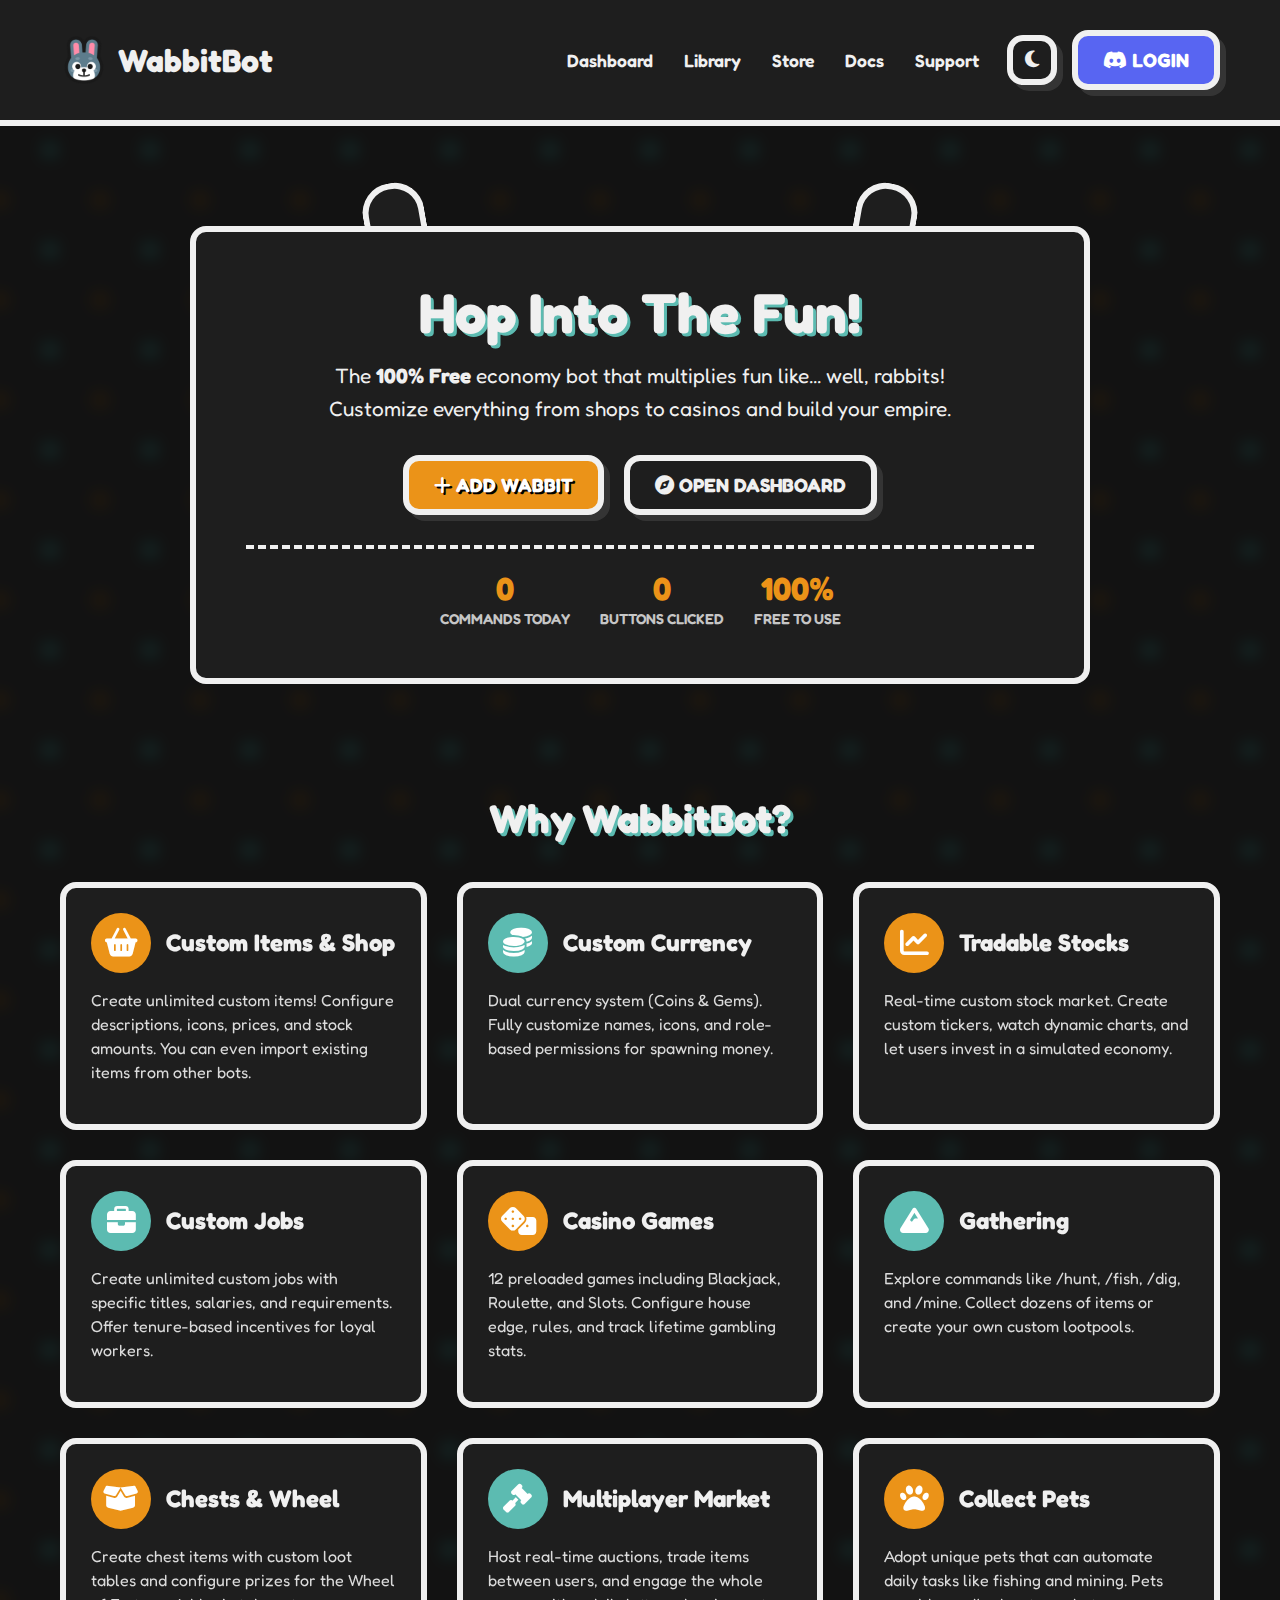
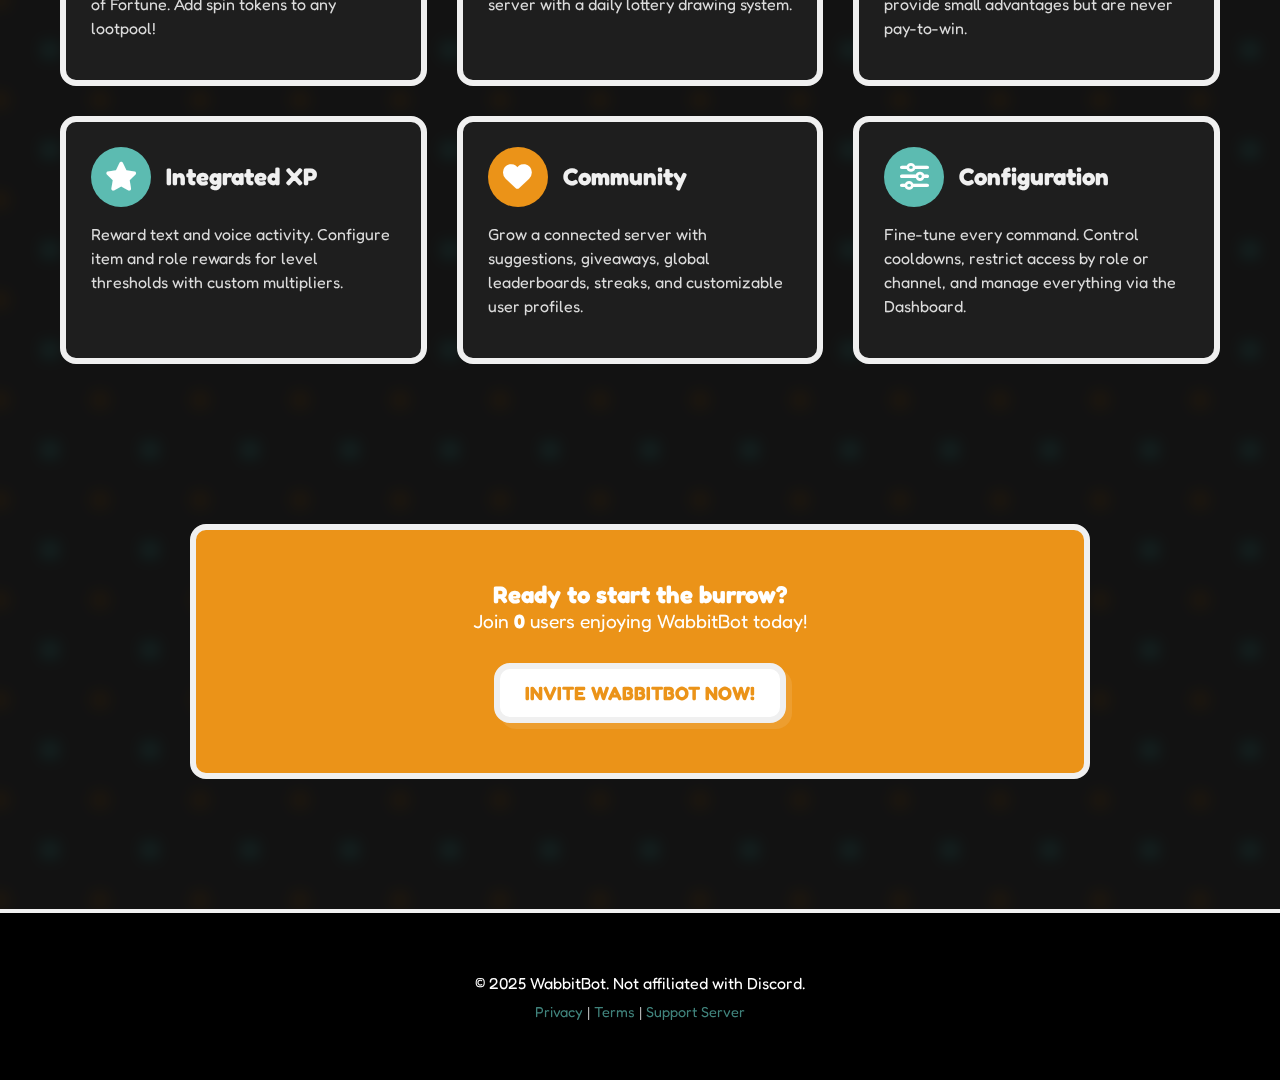
<file: index.html>
<!DOCTYPE html>
<html lang="en" data-theme="dark">

<head>
    <meta charset="UTF-8">
    <meta name="viewport" content="width=device-width, initial-scale=1.0">
    <title>WabbitBot | Best Free Discord Economy Bot</title>
    <meta name="description"
        content="WabbitBot is the best free Discord economy bot featuring fully customizable currency systems, shops, items, XP leveling, pets, casinos, crafting, stocks, jobs, and more.">

    <link rel="stylesheet" href="./styles.css">
    <link href="https://fonts.googleapis.com/css2?family=Fredoka:wght@400;500;600;700&display=swap" rel="stylesheet">
    <link rel="stylesheet" href="https://cdnjs.cloudflare.com/ajax/libs/font-awesome/6.4.0/css/all.min.css">
</head>

<body>
    <nav>
        <div class="container nav-content">

            <div class="logo-container">
                <img class="logo" id="nav-logo" src="./assets/img/wabbit-solid.png" alt="wabbit"> WabbitBot
            </div>

            <button class="mobile-toggle" onclick="toggleMenu()">
                <i class="fa-solid fa-bars"></i>
            </button>

            <div class="nav-menu-wrapper" id="navMenu">
                <div class="nav-links">
                    <a href="#" onclick="toggleMenu()">Dashboard</a>
                    <a href="#" onclick="toggleMenu()">Library</a>
                    <a href="#" onclick="toggleMenu()">Store</a>
                    <a href="#" onclick="toggleMenu()">Docs</a>
                    <a href="#" onclick="toggleMenu()">Support</a>
                </div>

                <button class="btn theme-toggle-btn" id="themeToggle" onclick="toggleTheme()"
                    aria-label="Toggle Dark Mode">
                    <i class="fa-solid fa-moon"></i>
                </button>

                <a href="https://discord.com/oauth2/authorize?client_id=1348370129804591115&permissions=1376805841926&integration_type=0&scope=bot"
                    target="_blank" class="btn btn-discord">
                    <i class="fa-brands fa-discord"></i> Login
                </a>
            </div>

        </div>
    </nav>

    <header class="hero">
        <div class="container">
            <div class="hero-box">
                <h1>Hop Into The Fun!</h1>
                <p class="subtitle">
                    The <strong>100% Free</strong> economy bot that multiplies fun like... well, rabbits!
                    Customize everything from shops to casinos and build your empire.
                </p>

                <div class="hero-buttons">
                    <a href="https://discord.com/oauth2/authorize?client_id=1348370129804591115&permissions=1376805841926&integration_type=0&scope=bot"
                        target="_blank" class="btn btn-primary">
                        <i class="fa-solid fa-plus"></i> Add Wabbit
                    </a>
                    <a href="#" class="btn">
                        <i class="fa-solid fa-compass"></i> Open Dashboard
                    </a>
                </div>

                <div class="stats-container">
                    <div class="stat-item">
                        <span class="stat-number">0</span>
                        <span class="stat-label">Commands Today</span>
                    </div>
                    <div class="stat-item">
                        <span class="stat-number">0</span>
                        <span class="stat-label">Buttons Clicked</span>
                    </div>
                    <div class="stat-item">
                        <span class="stat-number">100%</span>
                        <span class="stat-label">Free to Use</span>
                    </div>
                </div>
            </div>
        </div>
    </header>

    <section id="features" class="features">
        <div class="container">
            <h2 class="section-title">Why WabbitBot?</h2>
            <div class="grid">

                <div class="card">
                    <div class="card-header">
                        <div class="card-icon"><i class="fa-solid fa-basket-shopping"></i></div>
                        <h3>Custom Items & Shop</h3>
                    </div>
                    <p>Create unlimited custom items! Configure descriptions, icons, prices, and stock amounts. You can
                        even import existing items from other bots.</p>
                </div>

                <div class="card">
                    <div class="card-header">
                        <div class="card-icon"><i class="fa-solid fa-coins"></i></div>
                        <h3>Custom Currency</h3>
                    </div>
                    <p>Dual currency system (Coins & Gems). Fully customize names, icons, and role-based permissions for
                        spawning money.</p>
                </div>

                <div class="card">
                    <div class="card-header">
                        <div class="card-icon"><i class="fa-solid fa-chart-line"></i></div>
                        <h3>Tradable Stocks</h3>
                    </div>
                    <p>Real-time custom stock market. Create custom tickers, watch dynamic charts, and let users invest
                        in a simulated economy.</p>
                </div>

                <div class="card">
                    <div class="card-header">
                        <div class="card-icon"><i class="fa-solid fa-briefcase"></i></div>
                        <h3>Custom Jobs</h3>
                    </div>
                    <p>Create unlimited custom jobs with specific titles, salaries, and requirements. Offer tenure-based
                        incentives for loyal workers.</p>
                </div>

                <div class="card">
                    <div class="card-header">
                        <div class="card-icon"><i class="fa-solid fa-dice"></i></div>
                        <h3>Casino Games</h3>
                    </div>
                    <p>12 preloaded games including Blackjack, Roulette, and Slots. Configure house edge, rules, and
                        track lifetime gambling stats.</p>
                </div>

                <div class="card">
                    <div class="card-header">
                        <div class="card-icon"><i class="fa-solid fa-mountain"></i></div>
                        <h3>Gathering</h3>
                    </div>
                    <p>Explore commands like /hunt, /fish, /dig, and /mine. Collect dozens of items or create your own
                        custom lootpools.</p>
                </div>

                <div class="card">
                    <div class="card-header">
                        <div class="card-icon"><i class="fa-solid fa-box-open"></i></div>
                        <h3>Chests & Wheel</h3>
                    </div>
                    <p>Create chest items with custom loot tables and configure prizes for the Wheel of Fortune. Add
                        spin tokens to any lootpool!</p>
                </div>

                <div class="card">
                    <div class="card-header">
                        <div class="card-icon"><i class="fa-solid fa-gavel"></i></div>
                        <h3>Multiplayer Market</h3>
                    </div>
                    <p>Host real-time auctions, trade items between users, and engage the whole server with a daily
                        lottery drawing system.</p>
                </div>

                <div class="card">
                    <div class="card-header">
                        <div class="card-icon"><i class="fa-solid fa-paw"></i></div>
                        <h3>Collect Pets</h3>
                    </div>
                    <p>Adopt unique pets that can automate daily tasks like fishing and mining. Pets provide small
                        advantages but are never pay-to-win.</p>
                </div>

                <div class="card">
                    <div class="card-header">
                        <div class="card-icon"><i class="fa-solid fa-star"></i></div>
                        <h3>Integrated XP</h3>
                    </div>
                    <p>Reward text and voice activity. Configure item and role rewards for level thresholds with custom
                        multipliers.</p>
                </div>

                <div class="card">
                    <div class="card-header">
                        <div class="card-icon"><i class="fa-solid fa-heart"></i></div>
                        <h3>Community</h3>
                    </div>
                    <p>Grow a connected server with suggestions, giveaways, global leaderboards, streaks, and
                        customizable user profiles.</p>
                </div>

                <div class="card">
                    <div class="card-header">
                        <div class="card-icon"><i class="fa-solid fa-sliders"></i></div>
                        <h3>Configuration</h3>
                    </div>
                    <p>Fine-tune every command. Control cooldowns, restrict access by role or channel, and manage
                        everything via the Dashboard.</p>
                </div>

            </div>
        </div>
    </section>

    <section class="cta-section">
        <div class="container">
            <div class="cta-banner">
                <h2>Ready to start the burrow?</h2>
                <p style="margin-bottom: 30px; font-size: 1.2rem;">Join <strong>0</strong> users enjoying WabbitBot today!</p>
                <a href="https://discord.com/oauth2/authorize?client_id=1348370129804591115&permissions=1376805841926&integration_type=0&scope=bot"
                    target="_blank" class="btn"
                    style="color: var(--carrot-orange); border-color: var(--border-color); background: white;">
                    Invite WabbitBot Now!
                </a>
            </div>
        </div>
    </section>

    <footer>
        <div class="container">
            <p>&copy; 2025 WabbitBot. Not affiliated with Discord.</p>
            <p style="margin-top: 10px; opacity: 0.7; font-size: 0.9rem;">
                <a href="./privacy-policy/">Privacy</a> | <a href="./tos/">Terms</a> | <a href="./404/">Support Server</a>
            </p>
        </div>
    </footer>

    <script>
        function toggleMenu() {
            const menu = document.getElementById('navMenu');
            menu.classList.toggle('active');
        }

        const toggleBtn = document.getElementById('themeToggle');
        const icon = toggleBtn.querySelector('i');
        const navLogo = document.getElementById('nav-logo');
        const html = document.documentElement;

        const currentTheme = localStorage.getItem('theme');
        if (currentTheme) {
            html.setAttribute('data-theme', currentTheme);
            updateIcon(currentTheme);
        }

        function toggleTheme() {
            const current = html.getAttribute('data-theme');
            const target = current === 'dark' ? 'light' : 'dark';

            html.setAttribute('data-theme', target);
            localStorage.setItem('theme', target);
            updateIcon(target);
        }

        function updateIcon(theme) {
            if (theme === 'dark') {
                icon.classList.remove('fa-moon');
                icon.classList.add('fa-sun');
                navLogo.src = './assets/img/wabbit-solid-white.png';

            } else {
                icon.classList.remove('fa-sun');
                icon.classList.add('fa-moon');
                navLogo.src = './assets/img/wabbit-solid.png';
            }
        }
    </script>

</body>

</html>
</file>
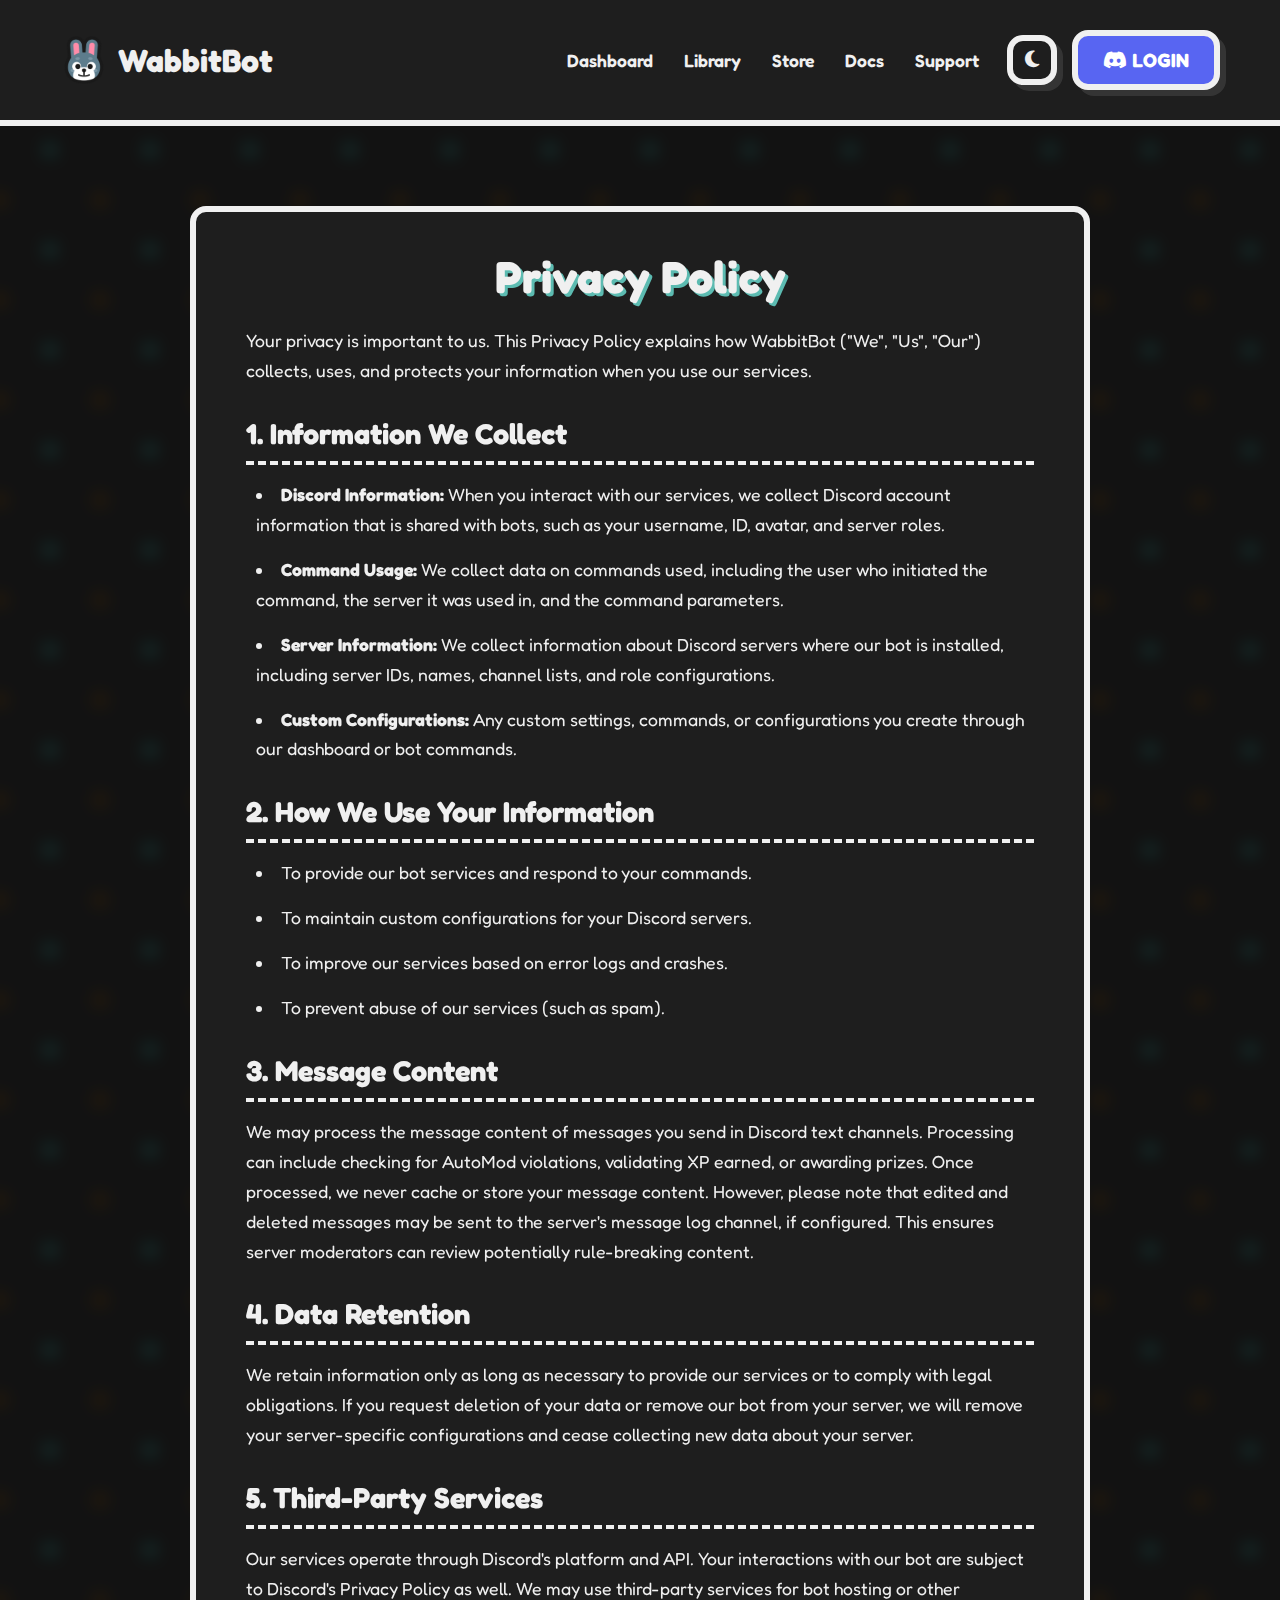
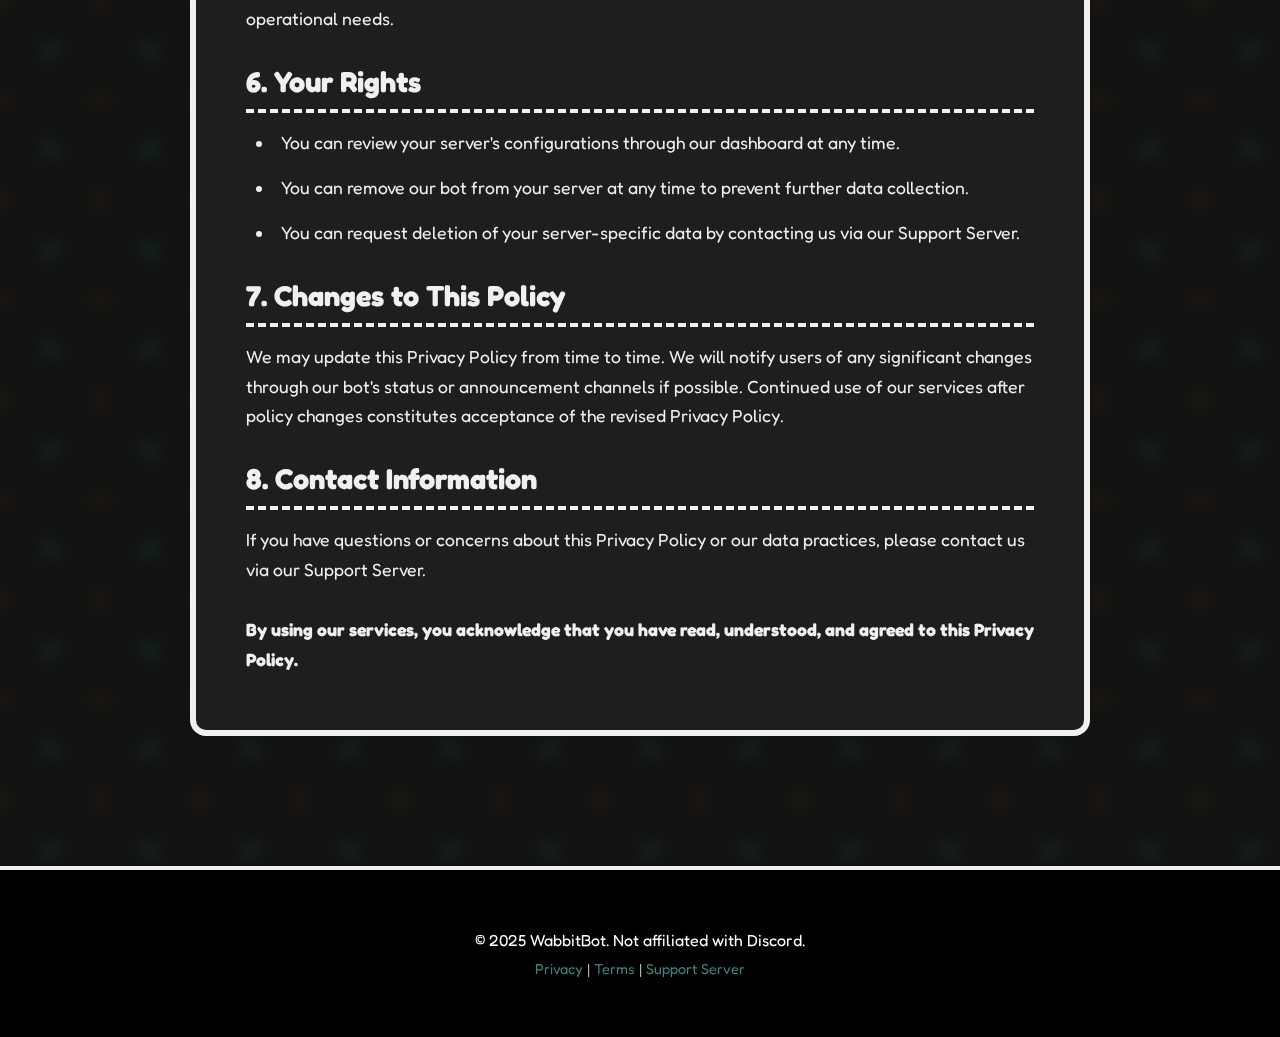
<file: privacy-policy/index.html>
<!DOCTYPE html>
<html lang="en" data-theme="dark">

<head>
    <meta charset="UTF-8">
    <meta name="viewport" content="width=device-width, initial-scale=1.0">
    <title>WabbitBot | Privacy Policy</title>
    <meta name="description"
        content="Privacy Policy for WabbitBot, the best free Discord economy bot.">

    <link rel="stylesheet" href="./styles.css">
    <link href="https://fonts.googleapis.com/css2?family=Fredoka:wght@400;500;600;700&display=swap" rel="stylesheet">
    <link rel="stylesheet" href="https://cdnjs.cloudflare.com/ajax/libs/font-awesome/6.4.0/css/all.min.css">
</head>

<body>
    <nav>
        <div class="container nav-content">

            <div class="logo-container">
                <img class="logo" id="nav-logo" src="../assets/img/wabbit-solid.png" alt="wabbit"> WabbitBot
            </div>

            <button class="mobile-toggle" onclick="toggleMenu()">
                <i class="fa-solid fa-bars"></i>
            </button>

            <div class="nav-menu-wrapper" id="navMenu">
                <div class="nav-links">
                    <a href="#" onclick="toggleMenu()">Dashboard</a>
                    <a href="#" onclick="toggleMenu()">Library</a>
                    <a href="#" onclick="toggleMenu()">Store</a>
                    <a href="#" onclick="toggleMenu()">Docs</a>
                    <a href="#" onclick="toggleMenu()">Support</a>
                </div>

                <button class="btn theme-toggle-btn" id="themeToggle" onclick="toggleTheme()"
                    aria-label="Toggle Dark Mode">
                    <i class="fa-solid fa-moon"></i>
                </button>

                <a href="https://discord.com/oauth2/authorize?client_id=1348370129804591115&permissions=1376805841926&integration_type=0&scope=bot"
                    target="_blank" class="btn btn-discord">
                    <i class="fa-brands fa-discord"></i> Login
                </a>
            </div>
        </div>
    </nav>

    <section class="page-section">
        <div class="container">
            <div class="page-box">
                <h1>Privacy Policy</h1>
                <p>
                    Your privacy is important to us. This Privacy Policy explains how WabbitBot ("We", "Us", "Our")
                    collects, uses, and protects your information when you use our services.
                </p>

                <h2>1. Information We Collect</h2>
                <ul>
                    <li><strong>Discord Information:</strong> When you interact with our services, we collect Discord account
                        information that is shared with bots, such as your username, ID, avatar, and server roles.</li>
                    <li><strong>Command Usage:</strong> We collect data on commands used, including the user who initiated
                        the command, the server it was used in, and the command parameters.</li>
                    <li><strong>Server Information:</strong> We collect information about Discord servers where our bot is
                        installed, including server IDs, names, channel lists, and role configurations.</li>
                    <li><strong>Custom Configurations:</strong> Any custom settings, commands, or configurations you create
                        through our dashboard or bot commands.</li>
                </ul>

                <h2>2. How We Use Your Information</h2>
                <ul>
                    <li>To provide our bot services and respond to your commands.</li>
                    <li>To maintain custom configurations for your Discord servers.</li>
                    <li>To improve our services based on error logs and crashes.</li>
                    <li>To prevent abuse of our services (such as spam).</li>
                </ul>

                <h2>3. Message Content</h2>
                <p>
                    We may process the message content of messages you send in Discord text channels. Processing can
                    include checking for AutoMod violations, validating XP earned, or awarding prizes. Once processed, we
                    never cache or store your message content. However, please note that edited and deleted messages may
                    be sent to the server's message log channel, if configured. This ensures server moderators can review
                    potentially rule-breaking content.
                </p>

                <h2>4. Data Retention</h2>
                <p>
                    We retain information only as long as necessary to provide our services or to comply with legal
                    obligations. If you request deletion of your data or remove our bot from your server, we will remove
                    your server-specific configurations and cease collecting new data about your server.
                </p>

                <h2>5. Third-Party Services</h2>
                <p>
                    Our services operate through Discord's platform and API. Your interactions with our bot are subject
                    to Discord's Privacy Policy as well. We may use third-party services for bot hosting or other
                    operational needs.
                </p>

                <h2>6. Your Rights</h2>
                <ul>
                    <li>You can review your server's configurations through our dashboard at any time.</li>
                    <li>You can remove our bot from your server at any time to prevent further data collection.</li>
                    <li>You can request deletion of your server-specific data by contacting us via our Support Server.</li>
                </ul>

                <h2>7. Changes to This Policy</h2>
                <p>
                    We may update this Privacy Policy from time to time. We will notify users of any significant
                    changes through our bot's status or announcement channels if possible. Continued use of our services
                    after policy changes constitutes acceptance of the revised Privacy Policy.
                </p>

                <h2>8. Contact Information</h2>
                <p>
                    If you have questions or concerns about this Privacy Policy or our data practices, please contact us
                    via our Support Server.
                </p>

                <p style="margin-top: 30px;">
                    <strong>By using our services, you acknowledge that you have read, understood, and agreed to this
                        Privacy Policy.</strong>
                </p>
            </div>
        </div>
    </section>

    <footer>
        <div class="container">
            <p>&copy; 2025 WabbitBot. Not affiliated with Discord.</p>
            <p style="margin-top: 10px; opacity: 0.7; font-size: 0.9rem;">
                <a href="#">Privacy</a> | <a href="../tos/">Terms</a> | <a href="../404/">Support Server</a>
            </p>
        </div>
    </footer>

    <script>
        function toggleMenu() {
            const menu = document.getElementById('navMenu');
            menu.classList.toggle('active');
        }

        const toggleBtn = document.getElementById('themeToggle');
        const icon = toggleBtn.querySelector('i');
        const navLogo = document.getElementById('nav-logo');
        const html = document.documentElement;

        const currentTheme = localStorage.getItem('theme');
        if (currentTheme) {
            html.setAttribute('data-theme', currentTheme);
            updateIcon(currentTheme);
        }

        function toggleTheme() {
            const current = html.getAttribute('data-theme');
            const target = current === 'dark' ? 'light' : 'dark';

            html.setAttribute('data-theme', target);
            localStorage.setItem('theme', target);
            updateIcon(target);
        }

        function updateIcon(theme) {
            if (theme === 'dark') {
                icon.classList.remove('fa-moon');
                icon.classList.add('fa-sun');
                navLogo.src = '../assets/img/wabbit-solid-white.png';

            } else {
                icon.classList.remove('fa-sun');
                icon.classList.add('fa-moon');
                navLogo.src = '../assets/img/wabbit-solid.png';
            }
        }
    </script>

</body>

</html>
</file>
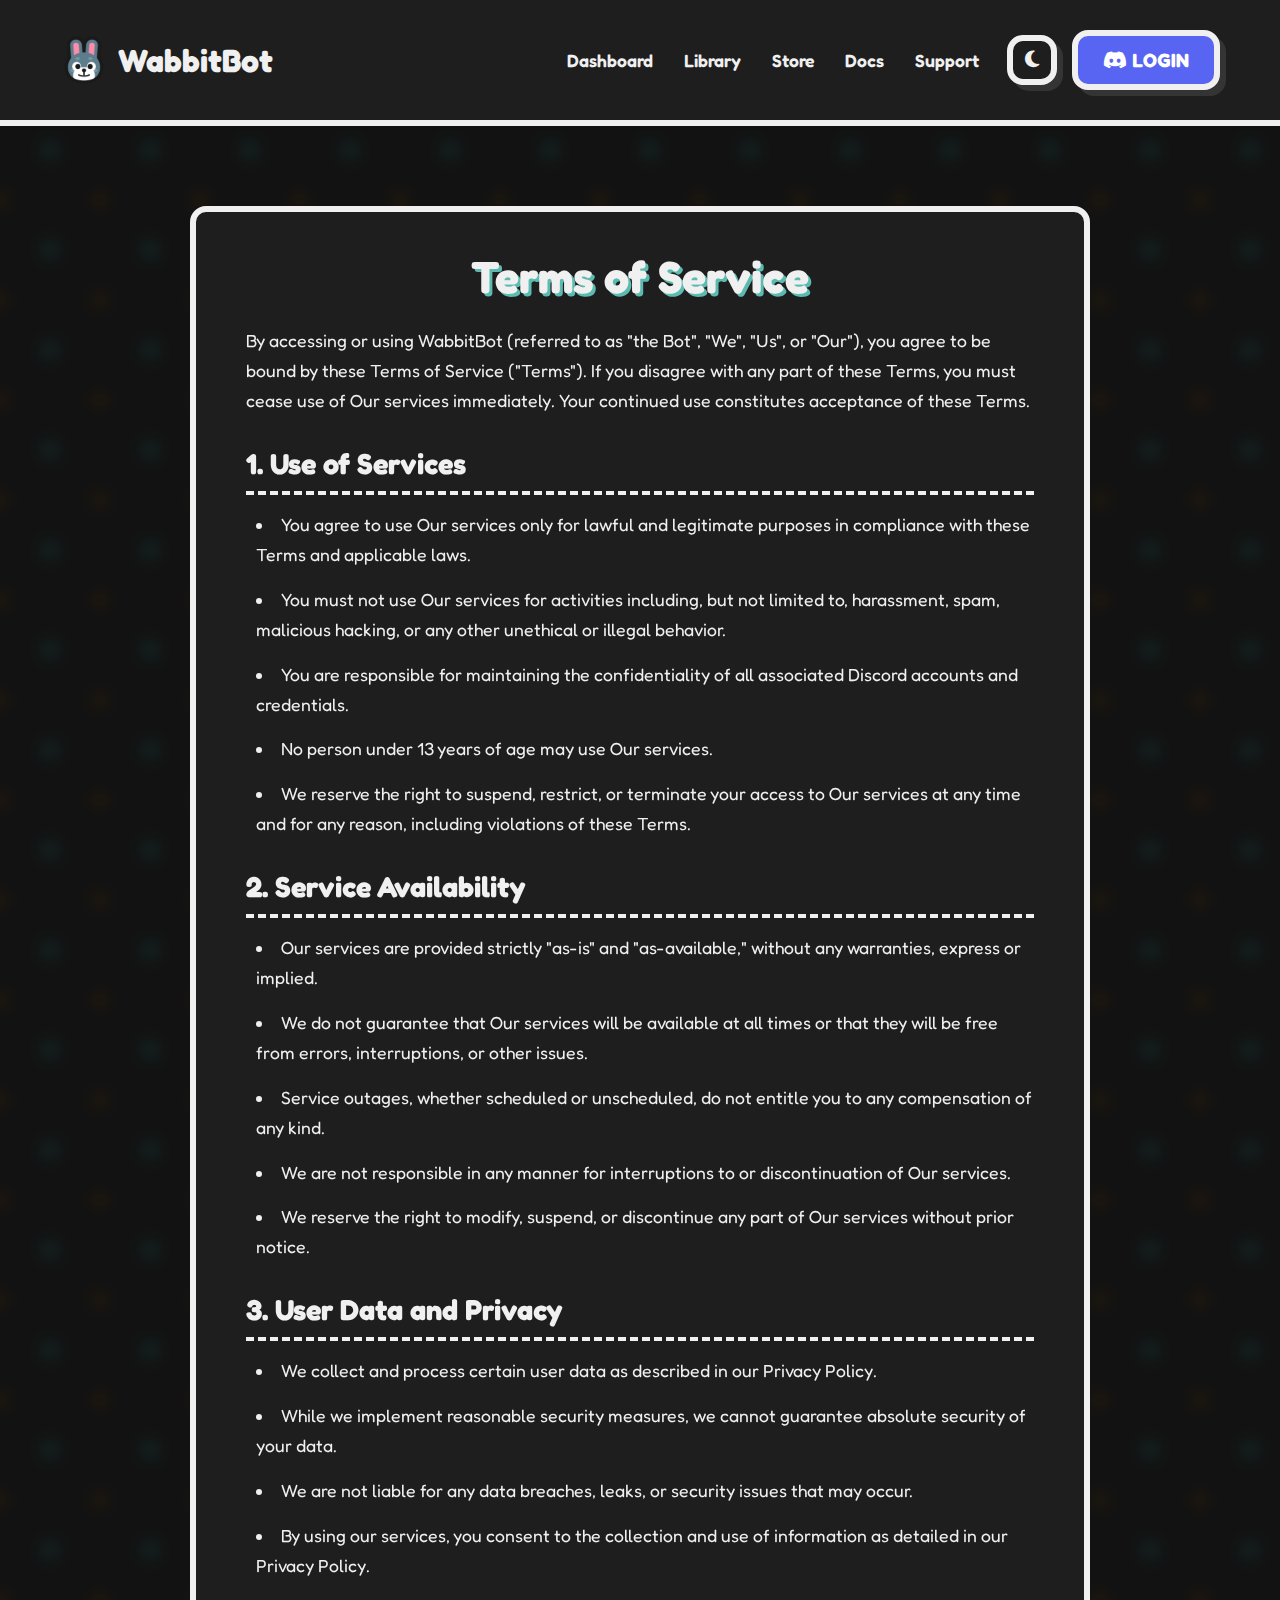
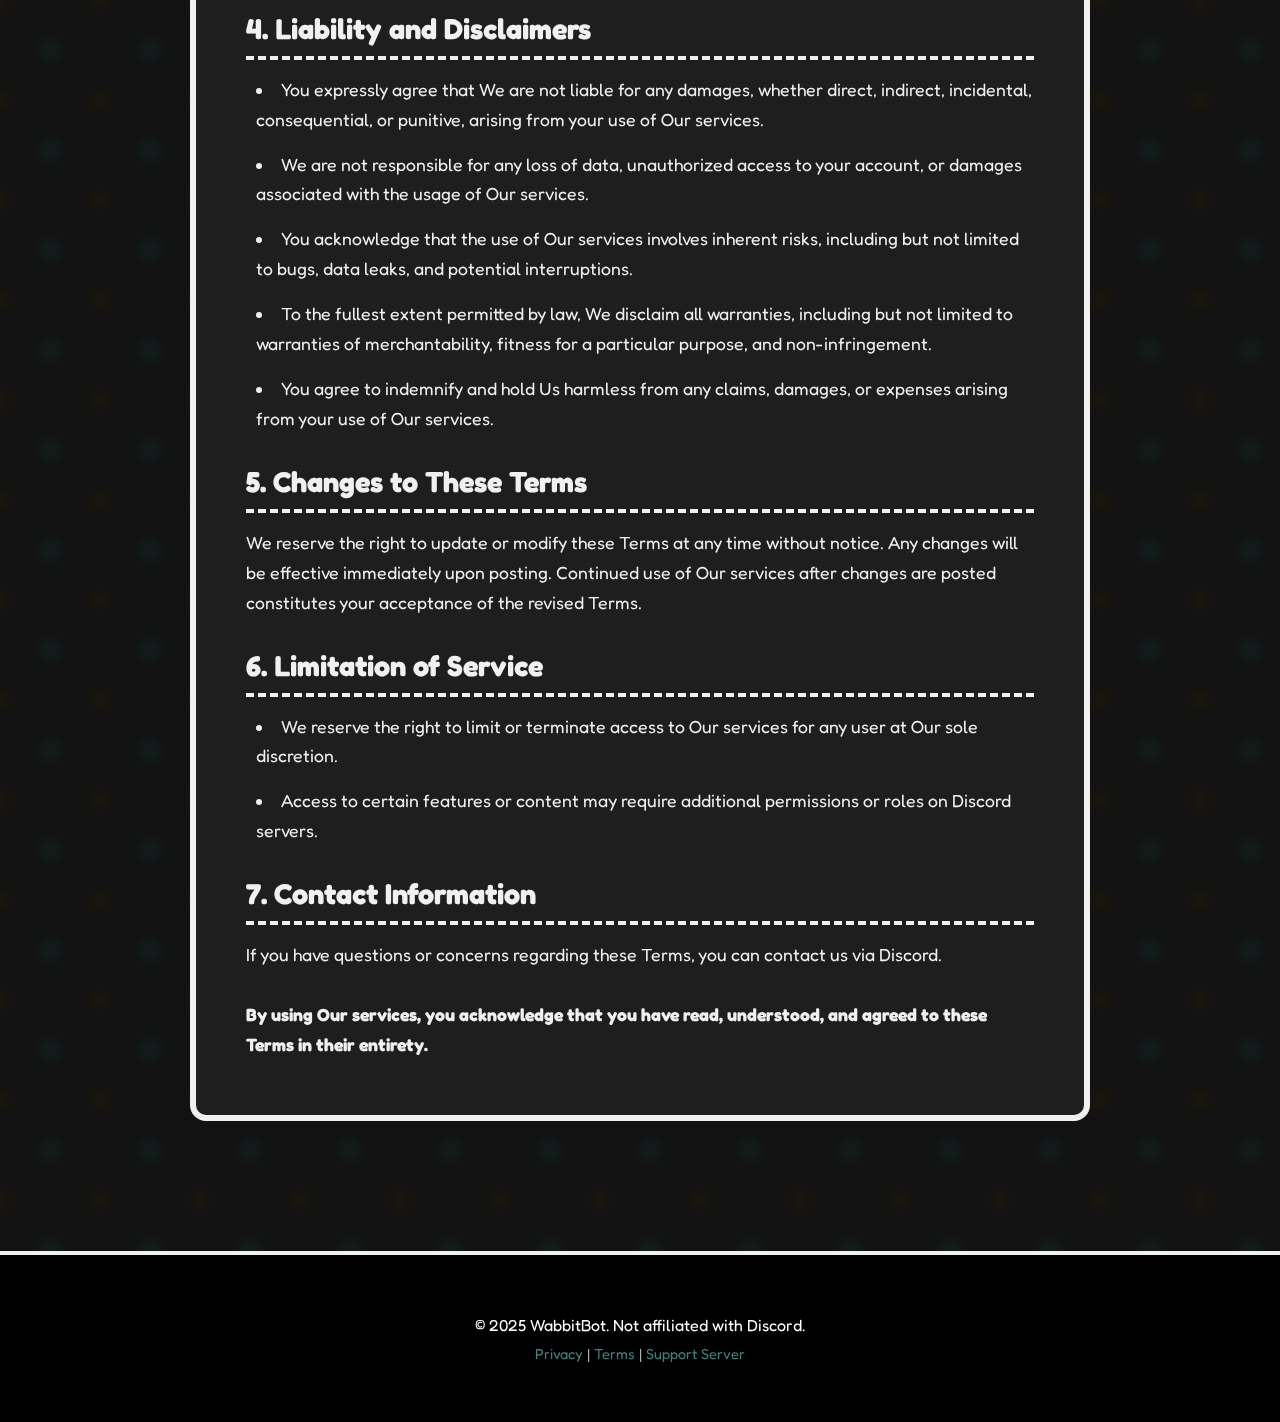
<file: tos/index.html>
<!DOCTYPE html>
<html lang="en" data-theme="dark">

<head>
    <meta charset="UTF-8">
    <meta name="viewport" content="width=device-width, initial-scale=1.0">
    <title>WabbitBot | Terms of Service</title>
    <meta name="description"
        content="Terms of Service for WabbitBot, the best free Discord economy bot.">

    <link rel="stylesheet" href="./styles.css">
    <link href="https://fonts.googleapis.com/css2?family=Fredoka:wght@400;500;600;700&display=swap" rel="stylesheet">
    <link rel="stylesheet" href="https://cdnjs.cloudflare.com/ajax/libs/font-awesome/6.4.0/css/all.min.css">
</head>

<body>
    <nav>
        <div class="container nav-content">

            <div class="logo-container">
                <img class="logo" id="nav-logo" src="../assets/img/wabbit-solid.png" alt="wabbit"> WabbitBot
            </div>

            <button class="mobile-toggle" onclick="toggleMenu()">
                <i class="fa-solid fa-bars"></i>
            </button>

            <div class="nav-menu-wrapper" id="navMenu">
                <div class="nav-links">
                    <a href="#" onclick="toggleMenu()">Dashboard</a>
                    <a href="#" onclick="toggleMenu()">Library</a>
                    <a href="#" onclick="toggleMenu()">Store</a>
                    <a href="#" onclick="toggleMenu()">Docs</a>
                    <a href="#" onclick="toggleMenu()">Support</a>
                </div>

                <button class="btn theme-toggle-btn" id="themeToggle" onclick="toggleTheme()"
                    aria-label="Toggle Dark Mode">
                    <i class="fa-solid fa-moon"></i>
                </button>

                <a href="https://discord.com/oauth2/authorize?client_id=1348370129804591115&permissions=1376805841926&integration_type=0&scope=bot"
                    target="_blank" class="btn btn-discord">
                    <i class="fa-brands fa-discord"></i> Login
                </a>
            </div>
        </div>
    </nav>

    <section class="page-section">
        <div class="container">
            <div class="page-box">
                <h1>Terms of Service</h1>
                <p>
                    By accessing or using WabbitBot (referred to as "the Bot", "We", "Us", or "Our"), you agree to be
                    bound by these Terms of Service ("Terms"). If you disagree with any part of these Terms, you must
                    cease use of Our services immediately. Your continued use constitutes acceptance of these Terms.
                </p>

                <h2>1. Use of Services</h2>
                <ul>
                    <li>You agree to use Our services only for lawful and legitimate purposes in compliance with these
                        Terms and applicable laws.</li>
                    <li>You must not use Our services for activities including, but not limited to, harassment, spam,
                        malicious hacking, or any other unethical or illegal behavior.</li>
                    <li>You are responsible for maintaining the confidentiality of all associated Discord accounts and
                        credentials.</li>
                    <li>No person under 13 years of age may use Our services.</li>
                    <li>We reserve the right to suspend, restrict, or terminate your access to Our services at any time
                        and for any reason, including violations of these Terms.</li>
                </ul>

                <h2>2. Service Availability</h2>
                <ul>
                    <li>Our services are provided strictly "as-is" and "as-available," without any warranties, express
                        or implied.</li>
                    <li>We do not guarantee that Our services will be available at all times or that they will be free
                        from errors, interruptions, or other issues.</li>
                    <li>Service outages, whether scheduled or unscheduled, do not entitle you to any compensation of
                        any kind.</li>
                    <li>We are not responsible in any manner for interruptions to or discontinuation of Our services.
                    </li>
                    <li>We reserve the right to modify, suspend, or discontinue any part of Our services without prior
                        notice.</li>
                </ul>

                <h2>3. User Data and Privacy</h2>
                <ul>
                    <li>We collect and process certain user data as described in our Privacy Policy.</li>
                    <li>While we implement reasonable security measures, we cannot guarantee absolute security of your
                        data.</li>
                    <li>We are not liable for any data breaches, leaks, or security issues that may occur.</li>
                    <li>By using our services, you consent to the collection and use of information as detailed in our
                        Privacy Policy.</li>
                </ul>

                <h2>4. Liability and Disclaimers</h2>
                <ul>
                    <li>You expressly agree that We are not liable for any damages, whether direct, indirect,
                        incidental, consequential, or punitive, arising from your use of Our services.</li>
                    <li>We are not responsible for any loss of data, unauthorized access to your account, or damages
                        associated with the usage of Our services.</li>
                    <li>You acknowledge that the use of Our services involves inherent risks, including but not limited
                        to bugs, data leaks, and potential interruptions.</li>
                    <li>To the fullest extent permitted by law, We disclaim all warranties, including but not limited to
                        warranties of merchantability, fitness for a particular purpose, and non-infringement.</li>
                    <li>You agree to indemnify and hold Us harmless from any claims, damages, or expenses arising from
                        your use of Our services.</li>
                </ul>

                <h2>5. Changes to These Terms</h2>
                <p>
                    We reserve the right to update or modify these Terms at any time without notice. Any changes will be
                    effective immediately upon posting. Continued use of Our services after changes are posted
                    constitutes your acceptance of the revised Terms.
                </p>

                <h2>6. Limitation of Service</h2>
                <ul>
                    <li>We reserve the right to limit or terminate access to Our services for any user at Our sole
                        discretion.</li>
                    <li>Access to certain features or content may require additional permissions or roles on Discord
                        servers.</li>
                </ul>

                <h2>7. Contact Information</h2>
                <p>
                    If you have questions or concerns regarding these Terms, you can contact us via Discord.
                </p>

                <p style="margin-top: 30px;">
                    <strong>By using Our services, you acknowledge that you have read, understood, and agreed to these
                        Terms in their entirety.</strong>
                </p>
            </div>
        </div>
    </section>

    <footer>
        <div class="container">
            <p>&copy; 2025 WabbitBot. Not affiliated with Discord.</p>
            <p style="margin-top: 10px; opacity: 0.7; font-size: 0.9rem;">
                <a href="../privacy-policy/">Privacy</a> | <a href="#">Terms</a> | <a href="../404/">Support Server</a>
            </p>
        </div>
    </footer>

    <script>
        function toggleMenu() {
            const menu = document.getElementById('navMenu');
            menu.classList.toggle('active');
        }

        const toggleBtn = document.getElementById('themeToggle');
        const icon = toggleBtn.querySelector('i');
        const navLogo = document.getElementById('nav-logo');
        const html = document.documentElement;

        const currentTheme = localStorage.getItem('theme');
        if (currentTheme) {
            html.setAttribute('data-theme', currentTheme);
            updateIcon(currentTheme);
        }

        function toggleTheme() {
            const current = html.getAttribute('data-theme');
            const target = current === 'dark' ? 'light' : 'dark';

            html.setAttribute('data-theme', target);
            localStorage.setItem('theme', target);
            updateIcon(target);
        }

        function updateIcon(theme) {
            if (theme === 'dark') {
                icon.classList.remove('fa-moon');
                icon.classList.add('fa-sun');
                navLogo.src = '../assets/img/wabbit-solid-white.png';

            } else {
                icon.classList.remove('fa-sun');
                icon.classList.add('fa-moon');
                navLogo.src = '../assets/img/wabbit-solid.png';
            }
        }
    </script>

</body>

</html>
</file>
<file: styles.css>
:root {
    --carrot-orange: #FF9F1C;
    --leaf-green: #55dacc;
    --carrot-orange-dots: #ffd79f;
    --leaf-green-dots: #9be7e0;
    --sky-blue: #d7fcf9;
    --bunny-white: #FFFFFF;
    --dark-ink: #181818;
    --discord-blurple: #5865F2;

    --bg-color: var(--sky-blue);
    --card-bg: var(--bunny-white);
    --text-color: var(--dark-ink);
    --border-color: var(--dark-ink);

    --dot-color-1: var(--leaf-green-dots);
    --dot-color-2: var(--carrot-orange-dots);

    --border-thick: 6px solid var(--border-color);
    --rounding: 16px;
}

[data-theme="dark"] {
    --bg-color: #121212;
    --card-bg: #1E1E1E;
    --text-color: #f0f0f0;
    --border-color: #f0f0f0;
    --carrot-orange: #eb9318;
    --leaf-green: #5cbbb1;

    --dot-color-1: #142e2c;
    --dot-color-2: #271b0a;
}

* {
    box-sizing: border-box;
    margin: 0;
    padding: 0;
    transition: background-color 0.3s ease, border-color 0.3s ease, color 0.3s ease;
}

html {
    scroll-behavior: smooth;
    scrollbar-width: none;
}

@keyframes backgroundScroll {
    0% {
        background-position: 0 0, 50px 50px;
    }

    100% {
        background-position: 100px 100px, 150px 150px;
    }
}

@keyframes wiggleLeft {

    0%,
    100% {
        transform: rotate(-10deg);
    }

    5% {
        transform: rotate(-20deg);
    }

    10% {
        transform: rotate(-5deg);
    }

    15% {
        transform: rotate(-15deg);
    }

    20% {
        transform: rotate(-10deg);
    }
}

@keyframes wiggleRight {

    0%,
    100% {
        transform: rotate(10deg);
    }

    5% {
        transform: rotate(20deg);
    }

    10% {
        transform: rotate(5deg);
    }

    15% {
        transform: rotate(15deg);
    }

    20% {
        transform: rotate(10deg);
    }
}

body {
    font-family: 'Fredoka', sans-serif;
    background-color: var(--bg-color);
    backdrop-filter: blur(8px);
    background-image: radial-gradient(var(--dot-color-1) 10%, transparent 11%), radial-gradient(var(--dot-color-2) 10%, transparent 11%);
    background-size: 100px 100px;
    background-position: 0 0, 50px 50px;
    color: var(--text-color);
    overflow-x: hidden;

    animation: backgroundScroll 15s linear infinite;
}

.container {
    max-width: 1200px;
    margin: 0 auto;
    padding: 20px;
    width: 100%;
}

.btn {
    display: inline-block;
    text-decoration: none;
    font-weight: 700;
    font-size: 1.2rem;
    padding: 12px 25px;
    background-color: var(--card-bg);
    color: var(--text-color);
    border: var(--border-thick);
    border-radius: var(--rounding);
    cursor: pointer;
    transition: all 0.1s ease;
    box-shadow: 6px 6px 0px rgba(0, 0, 0, 0.2);
    text-transform: uppercase;
    text-align: center;
}

[data-theme="dark"] .btn {
    box-shadow: 6px 6px 0px rgba(255, 255, 255, 0.1);
}

.btn:hover {
    transform: translate(-2px, -2px);
    box-shadow: 8px 8px 0px rgba(0, 0, 0, 0.2);
}

[data-theme="dark"] .btn:hover {
    box-shadow: 8px 8px 0px rgba(255, 255, 255, 0.1);
}

.btn:active {
    transform: translate(4px, 4px);
    box-shadow: 0px 0px 0px rgba(0, 0, 0, 0.2);
}

.btn-primary {
    background-color: var(--carrot-orange);
    color: white;
    text-shadow: 2px 2px 0 #000;
    border-color: var(--dark-ink);
}

[data-theme="dark"] .btn-primary {
    border-color: var(--border-color);
}

.btn-discord {
    background-color: var(--discord-blurple);
    color: white;
}

[data-theme="dark"] .btn-discord {
    border-color: var(--border-color);
}


nav {
    background: var(--card-bg);
    border-bottom: var(--border-thick);
    padding: 10px 0;
    position: sticky;
    top: 0;
    z-index: 100;
}

.nav-content {
    display: flex;
    justify-content: space-between;
    align-items: center;
    flex-wrap: wrap;
}

.logo-container {
    font-size: 2rem;
    font-weight: 700;
    display: flex;
    align-items: center;
    gap: 10px;
    color: var(--text-color);
}

.logo {
    width: 1.5em;
    height: 1.5em;
}

.nav-menu-wrapper {
    display: flex;
    align-items: center;
    gap: 15px;
}

.nav-links {
    display: flex;
    gap: 15px;
}

.nav-links a {
    text-decoration: none;
    color: var(--text-color);
    font-weight: 600;
    font-size: 1.1rem;
    padding: 8px;
}

.nav-links a:hover {
    text-decoration: underline;
    text-decoration-thickness: 4px;
    text-decoration-color: var(--carrot-orange);
}

.theme-toggle-btn {
    padding: 8px 12px;
    margin-left: 5px;
}

.mobile-toggle {
    display: none;
    background: var(--card-bg);
    border: 3px solid var(--border-color);
    border-radius: 8px;
    font-size: 1.5rem;
    padding: 5px 12px;
    cursor: pointer;
    color: var(--text-color);
}


.hero {
    padding: 80px 0 50px 0;
    text-align: center;
}

.hero-box {
    background-color: var(--card-bg);
    border: var(--border-thick);
    border-radius: var(--rounding);
    padding: 50px;
    display: inline-block;
    max-width: 900px;
    width: 100%;
    position: relative;
}

.hero-box::before,
.hero-box::after {
    content: '';
    position: absolute;
    top: -50px;
    width: 50px;
    height: 90px;
    background: var(--card-bg);
    border: var(--border-thick);
    border-bottom: none;
    border-radius: 30px 30px 0 0;
    z-index: -1;
    transform-origin: bottom center;
}

.hero-box::before {
    left: 20%;
    transform: rotate(-10deg);
    animation: wiggleLeft 6s ease-in-out infinite;
}

.hero-box::after {
    right: 20%;
    transform: rotate(10deg);
    animation: wiggleRight 6s ease-in-out infinite;
    animation-delay: 0.1s;
}

h1 {
    font-size: 3.5rem;
    line-height: 1.1;
    margin-bottom: 15px;
    text-shadow: 3px 3px 0px var(--leaf-green);
}

p.subtitle {
    font-size: 1.3rem;
    margin-bottom: 30px;
    line-height: 1.6;
    max-width: 700px;
    margin-left: auto;
    margin-right: auto;
}

.hero-buttons {
    display: flex;
    justify-content: center;
    gap: 20px;
    flex-wrap: wrap;
    margin-bottom: 30px;
}

.stats-container {
    display: flex;
    justify-content: center;
    gap: 30px;
    margin-top: 20px;
    padding-top: 20px;
    border-top: 4px dashed var(--border-color);
    flex-wrap: wrap;
}

.stat-item {
    text-align: center;
}

.stat-number {
    font-size: 2rem;
    font-weight: 700;
    color: var(--carrot-orange);
    display: block;
}

.stat-label {
    font-size: 0.9rem;
    font-weight: 600;
    opacity: 0.8;
    text-transform: uppercase;
}

.features {
    padding: 20px 0 60px 0;
}

.section-title {
    text-align: center;
    font-size: 2.5rem;
    margin-bottom: 40px;
    text-shadow: 3px 3px 0 var(--leaf-green);
}

.grid {
    display: grid;
    grid-template-columns: repeat(auto-fit, minmax(300px, 1fr));
    gap: 30px;
}

.card {
    background: var(--card-bg);
    border: var(--border-thick);
    border-radius: var(--rounding);
    padding: 25px;
    text-align: left;
    transition: transform 0.3s, background-color 0.3s, border-color 0.3s;
    display: flex;
    flex-direction: column;
    align-items: flex-start;
}

.card:hover {
    transform: translateY(-5px);
}

.card-header {
    display: flex;
    align-items: center;
    gap: 15px;
    margin-bottom: 15px;
    width: 100%;
}

.card-icon {
    font-size: 1.8rem;
    background: var(--text-color);
    min-width: 60px;
    height: 60px;
    line-height: 60px;
    text-align: center;
    border-radius: 50%;
    color: var(--bunny-white);
    flex-shrink: 0;
}

.card:nth-child(2n+1) .card-icon {
    background: var(--carrot-orange);
    color: white;
}

.card:nth-child(2n+2) .card-icon {
    background: var(--leaf-green);
    color: white;
}

.card h3 {
    font-size: 1.5rem;
    line-height: 1.2;
}

.card p {
    font-size: 1rem;
    line-height: 1.5;
    opacity: 0.9;
    margin-bottom: 15px;
    flex-grow: 1;
}

.card-list {
    list-style: none;
    font-size: 0.9rem;
    opacity: 0.8;
    margin-bottom: 15px;
}

.card-list li {
    margin-bottom: 5px;
}

.card-list li i {
    margin-right: 8px;
    color: var(--carrot-orange);
}

.cta-section {
    padding: 60px 0;
    text-align: center;
}

.cta-banner {
    background-color: var(--carrot-orange);
    color: white;
    border: var(--border-thick);
    border-radius: var(--rounding);
    padding: 50px;
    max-width: 900px;
    margin: 0 auto;
}

[data-theme="dark"] .cta-banner {
    border-color: var(--border-color);
}

footer {
    background: var(--dark-ink);
    color: var(--bunny-white);
    padding: 40px 0;
    text-align: center;
    margin-top: 50px;
}

[data-theme="dark"] footer {
    background: #000000;
    border-top: 4px solid var(--border-color);
}

footer a {
    color: var(--leaf-green);
    text-decoration: none;
}

@media (max-width: 900px) {
    :root {
        --border-thick: 3px solid var(--border-color);
        --rounding: 16px;
    }

    .container {
        padding: 15px;
    }

    .nav-menu-wrapper {
        display: none;
        flex-direction: column;
        width: 100%;
        margin-top: 20px;
        padding-top: 20px;
        border-top: 4px dashed var(--border-color);
        gap: 15px;
    }

    .nav-menu-wrapper.active {
        display: flex;
    }

    .mobile-toggle {
        display: block;
    }

    .nav-links {
        flex-direction: column;
        width: 100%;
        text-align: center;
        gap: 10px;
    }

    .nav-links a {
        display: block;
        padding: 10px;
    }

    .btn-discord {
        width: 100%;
    }

    .theme-toggle-btn {
        width: 100%;
    }

    .hero-box {
        padding: 30px 20px;
        margin-top: 30px;
    }

    h1 {
        font-size: 2.2rem;
    }

    .stats-container {
        flex-direction: column;
        gap: 15px;
    }

    .cta-banner {
        transform: none;
        padding: 30px 20px;
    }
}
</file>
<file: privacy-policy/styles.css>
:root {
    --carrot-orange: #FF9F1C;
    --leaf-green: #55dacc;
    --carrot-orange-dots: #ffd79f;
    --leaf-green-dots: #9be7e0;
    --sky-blue: #d7fcf9;
    --bunny-white: #FFFFFF;
    --dark-ink: #181818;
    --discord-blurple: #5865F2;

    --bg-color: var(--sky-blue);
    --card-bg: var(--bunny-white);
    --text-color: var(--dark-ink);
    --border-color: var(--dark-ink);

    --dot-color-1: var(--leaf-green-dots);
    --dot-color-2: var(--carrot-orange-dots);

    --border-thick: 6px solid var(--border-color);
    --rounding: 16px;
}

[data-theme="dark"] {
    --bg-color: #121212;
    --card-bg: #1E1E1E;
    --text-color: #f0f0f0;
    --border-color: #f0f0f0;
    --carrot-orange: #eb9318;
    --leaf-green: #5cbbb1;

    --dot-color-1: #142e2c;
    --dot-color-2: #271b0a;
}

* {
    box-sizing: border-box;
    margin: 0;
    padding: 0;
    transition: background-color 0.3s ease, border-color 0.3s ease, color 0.3s ease;
}

html {
    scroll-behavior: smooth;
    scrollbar-width: none;
}

@keyframes backgroundScroll {
    0% {
        background-position: 0 0, 50px 50px;
    }

    100% {
        background-position: 100px 100px, 150px 150px;
    }
}

body {
    font-family: 'Fredoka', sans-serif;
    background-color: var(--bg-color);
    backdrop-filter: blur(8px);
    background-image: radial-gradient(var(--dot-color-1) 10%, transparent 11%), radial-gradient(var(--dot-color-2) 10%, transparent 11%);
    background-size: 100px 100px;
    background-position: 0 0, 50px 50px;
    color: var(--text-color);
    overflow-x: hidden;

    animation: backgroundScroll 15s linear infinite;
}

.container {
    max-width: 1200px;
    margin: 0 auto;
    padding: 20px;
    width: 100%;
}

.btn {
    display: inline-block;
    text-decoration: none;
    font-weight: 700;
    font-size: 1.2rem;
    padding: 12px 25px;
    background-color: var(--card-bg);
    color: var(--text-color);
    border: var(--border-thick);
    border-radius: var(--rounding);
    cursor: pointer;
    transition: all 0.1s ease;
    box-shadow: 6px 6px 0px rgba(0, 0, 0, 0.2);
    text-transform: uppercase;
    text-align: center;
}

[data-theme="dark"] .btn {
    box-shadow: 6px 6px 0px rgba(255, 255, 255, 0.1);
}

.btn:hover {
    transform: translate(-2px, -2px);
    box-shadow: 8px 8px 0px rgba(0, 0, 0, 0.2);
}

[data-theme="dark"] .btn:hover {
    box-shadow: 8px 8px 0px rgba(255, 255, 255, 0.1);
}

.btn:active {
    transform: translate(4px, 4px);
    box-shadow: 0px 0px 0px rgba(0, 0, 0, 0.2);
}

.btn-discord {
    background-color: var(--discord-blurple);
    color: white;
}

[data-theme="dark"] .btn-discord {
    border-color: var(--border-color);
}


nav {
    background: var(--card-bg);
    border-bottom: var(--border-thick);
    padding: 10px 0;
    position: sticky;
    top: 0;
    z-index: 100;
}

.nav-content {
    display: flex;
    justify-content: space-between;
    align-items: center;
    flex-wrap: wrap;
}

.logo-container {
    font-size: 2rem;
    font-weight: 700;
    display: flex;
    align-items: center;
    gap: 10px;
    color: var(--text-color);
}

.logo {
    width: 1.5em;
    height: 1.5em;
}

.nav-menu-wrapper {
    display: flex;
    align-items: center;
    gap: 15px;
}

.nav-links {
    display: flex;
    gap: 15px;
}

.nav-links a {
    text-decoration: none;
    color: var(--text-color);
    font-weight: 600;
    font-size: 1.1rem;
    padding: 8px;
}

.nav-links a:hover {
    text-decoration: underline;
    text-decoration-thickness: 4px;
    text-decoration-color: var(--carrot-orange);
}

.theme-toggle-btn {
    padding: 8px 12px;
    margin-left: 5px;
}

.mobile-toggle {
    display: none;
    background: var(--card-bg);
    border: 3px solid var(--border-color);
    border-radius: 8px;
    font-size: 1.5rem;
    padding: 5px 12px;
    cursor: pointer;
    color: var(--text-color);
}

.page-section {
    padding: 60px 0;
}

.page-box {
    background-color: var(--card-bg);
    border: var(--border-thick);
    border-radius: var(--rounding);
    padding: 40px 50px;
    max-width: 900px;
    margin: 0 auto;
}

.page-box h1 {
    font-size: 2.8rem;
    line-height: 1.1;
    margin-bottom: 25px;
    text-shadow: 3px 3px 0px var(--leaf-green);
    text-align: center;
}

.page-box h2 {
    font-size: 1.8rem;
    margin-top: 30px;
    margin-bottom: 15px;
    border-bottom: 4px dashed var(--border-color);
    padding-bottom: 10px;
}

.page-box p,
.page-box li {
    font-size: 1.1rem;
    line-height: 1.7;
    margin-bottom: 15px;
}

.page-box ul {
    list-style-position: inside;
    padding-left: 10px;
}

footer {
    background: var(--dark-ink);
    color: var(--bunny-white);
    padding: 40px 0;
    text-align: center;
    margin-top: 50px;
}

[data-theme="dark"] footer {
    background: #000000;
    border-top: 4px solid var(--border-color);
}

footer a {
    color: var(--leaf-green);
    text-decoration: none;
}

@media (max-width: 900px) {
    :root {
        --border-thick: 3px solid var(--border-color);
        --rounding: 16px;
    }

    .container {
        padding: 15px;
    }

    .nav-menu-wrapper {
        display: none;
        flex-direction: column;
        width: 100%;
        margin-top: 20px;
        padding-top: 20px;
        border-top: 4px dashed var(--border-color);
        gap: 15px;
    }

    .nav-menu-wrapper.active {
        display: flex;
    }

    .mobile-toggle {
        display: block;
    }

    .nav-links {
        flex-direction: column;
        width: 100%;
        text-align: center;
        gap: 10px;
    }

    .nav-links a {
        display: block;
        padding: 10px;
    }

    .btn-discord {
        width: 100%;
    }

    .theme-toggle-btn {
        width: 100%;
    }

    .page-box {
        padding: 30px 20px;
    }

    .page-box h1 {
        font-size: 2.2rem;
    }
}
</file>
<file: tos/styles.css>
:root {
    --carrot-orange: #FF9F1C;
    --leaf-green: #55dacc;
    --carrot-orange-dots: #ffd79f;
    --leaf-green-dots: #9be7e0;
    --sky-blue: #d7fcf9;
    --bunny-white: #FFFFFF;
    --dark-ink: #181818;
    --discord-blurple: #5865F2;

    --bg-color: var(--sky-blue);
    --card-bg: var(--bunny-white);
    --text-color: var(--dark-ink);
    --border-color: var(--dark-ink);

    --dot-color-1: var(--leaf-green-dots);
    --dot-color-2: var(--carrot-orange-dots);

    --border-thick: 6px solid var(--border-color);
    --rounding: 16px;
}

[data-theme="dark"] {
    --bg-color: #121212;
    --card-bg: #1E1E1E;
    --text-color: #f0f0f0;
    --border-color: #f0f0f0;
    --carrot-orange: #eb9318;
    --leaf-green: #5cbbb1;

    --dot-color-1: #142e2c;
    --dot-color-2: #271b0a;
}

* {
    box-sizing: border-box;
    margin: 0;
    padding: 0;
    transition: background-color 0.3s ease, border-color 0.3s ease, color 0.3s ease;
}

html {
    scroll-behavior: smooth;
    scrollbar-width: none;
}

@keyframes backgroundScroll {
    0% {
        background-position: 0 0, 50px 50px;
    }

    100% {
        background-position: 100px 100px, 150px 150px;
    }
}

body {
    font-family: 'Fredoka', sans-serif;
    background-color: var(--bg-color);
    backdrop-filter: blur(8px);
    background-image: radial-gradient(var(--dot-color-1) 10%, transparent 11%), radial-gradient(var(--dot-color-2) 10%, transparent 11%);
    background-size: 100px 100px;
    background-position: 0 0, 50px 50px;
    color: var(--text-color);
    overflow-x: hidden;

    animation: backgroundScroll 15s linear infinite;
}

.container {
    max-width: 1200px;
    margin: 0 auto;
    padding: 20px;
    width: 100%;
}

.btn {
    display: inline-block;
    text-decoration: none;
    font-weight: 700;
    font-size: 1.2rem;
    padding: 12px 25px;
    background-color: var(--card-bg);
    color: var(--text-color);
    border: var(--border-thick);
    border-radius: var(--rounding);
    cursor: pointer;
    transition: all 0.1s ease;
    box-shadow: 6px 6px 0px rgba(0, 0, 0, 0.2);
    text-transform: uppercase;
    text-align: center;
}

[data-theme="dark"] .btn {
    box-shadow: 6px 6px 0px rgba(255, 255, 255, 0.1);
}

.btn:hover {
    transform: translate(-2px, -2px);
    box-shadow: 8px 8px 0px rgba(0, 0, 0, 0.2);
}

[data-theme="dark"] .btn:hover {
    box-shadow: 8px 8px 0px rgba(255, 255, 255, 0.1);
}

.btn:active {
    transform: translate(4px, 4px);
    box-shadow: 0px 0px 0px rgba(0, 0, 0, 0.2);
}

.btn-discord {
    background-color: var(--discord-blurple);
    color: white;
}

[data-theme="dark"] .btn-discord {
    border-color: var(--border-color);
}


nav {
    background: var(--card-bg);
    border-bottom: var(--border-thick);
    padding: 10px 0;
    position: sticky;
    top: 0;
    z-index: 100;
}

.nav-content {
    display: flex;
    justify-content: space-between;
    align-items: center;
    flex-wrap: wrap;
}

.logo-container {
    font-size: 2rem;
    font-weight: 700;
    display: flex;
    align-items: center;
    gap: 10px;
    color: var(--text-color);
}

.logo {
    width: 1.5em;
    height: 1.5em;
}

.nav-menu-wrapper {
    display: flex;
    align-items: center;
    gap: 15px;
}

.nav-links {
    display: flex;
    gap: 15px;
}

.nav-links a {
    text-decoration: none;
    color: var(--text-color);
    font-weight: 600;
    font-size: 1.1rem;
    padding: 8px;
}

.nav-links a:hover {
    text-decoration: underline;
    text-decoration-thickness: 4px;
    text-decoration-color: var(--carrot-orange);
}

.theme-toggle-btn {
    padding: 8px 12px;
    margin-left: 5px;
}

.mobile-toggle {
    display: none;
    background: var(--card-bg);
    border: 3px solid var(--border-color);
    border-radius: 8px;
    font-size: 1.5rem;
    padding: 5px 12px;
    cursor: pointer;
    color: var(--text-color);
}

.page-section {
    padding: 60px 0;
}

.page-box {
    background-color: var(--card-bg);
    border: var(--border-thick);
    border-radius: var(--rounding);
    padding: 40px 50px;
    max-width: 900px;
    margin: 0 auto;
}

.page-box h1 {
    font-size: 2.8rem;
    line-height: 1.1;
    margin-bottom: 25px;
    text-shadow: 3px 3px 0px var(--leaf-green);
    text-align: center;
}

.page-box h2 {
    font-size: 1.8rem;
    margin-top: 30px;
    margin-bottom: 15px;
    border-bottom: 4px dashed var(--border-color);
    padding-bottom: 10px;
}

.page-box p,
.page-box li {
    font-size: 1.1rem;
    line-height: 1.7;
    margin-bottom: 15px;
}

.page-box ul {
    list-style-position: inside;
    padding-left: 10px;
}

footer {
    background: var(--dark-ink);
    color: var(--bunny-white);
    padding: 40px 0;
    text-align: center;
    margin-top: 50px;
}

[data-theme="dark"] footer {
    background: #000000;
    border-top: 4px solid var(--border-color);
}

footer a {
    color: var(--leaf-green);
    text-decoration: none;
}

@media (max-width: 900px) {
    :root {
        --border-thick: 3px solid var(--border-color);
        --rounding: 16px;
    }

    .container {
        padding: 15px;
    }

    .nav-menu-wrapper {
        display: none;
        flex-direction: column;
        width: 100%;
        margin-top: 20px;
        padding-top: 20px;
        border-top: 4px dashed var(--border-color);
        gap: 15px;
    }

    .nav-menu-wrapper.active {
        display: flex;
    }

    .mobile-toggle {
        display: block;
    }

    .nav-links {
        flex-direction: column;
        width: 100%;
        text-align: center;
        gap: 10px;
    }

    .nav-links a {
        display: block;
        padding: 10px;
    }

    .btn-discord {
        width: 100%;
    }

    .theme-toggle-btn {
        width: 100%;
    }

    .page-box {
        padding: 30px 20px;
    }

    .page-box h1 {
        font-size: 2.2rem;
    }
}
</file>
